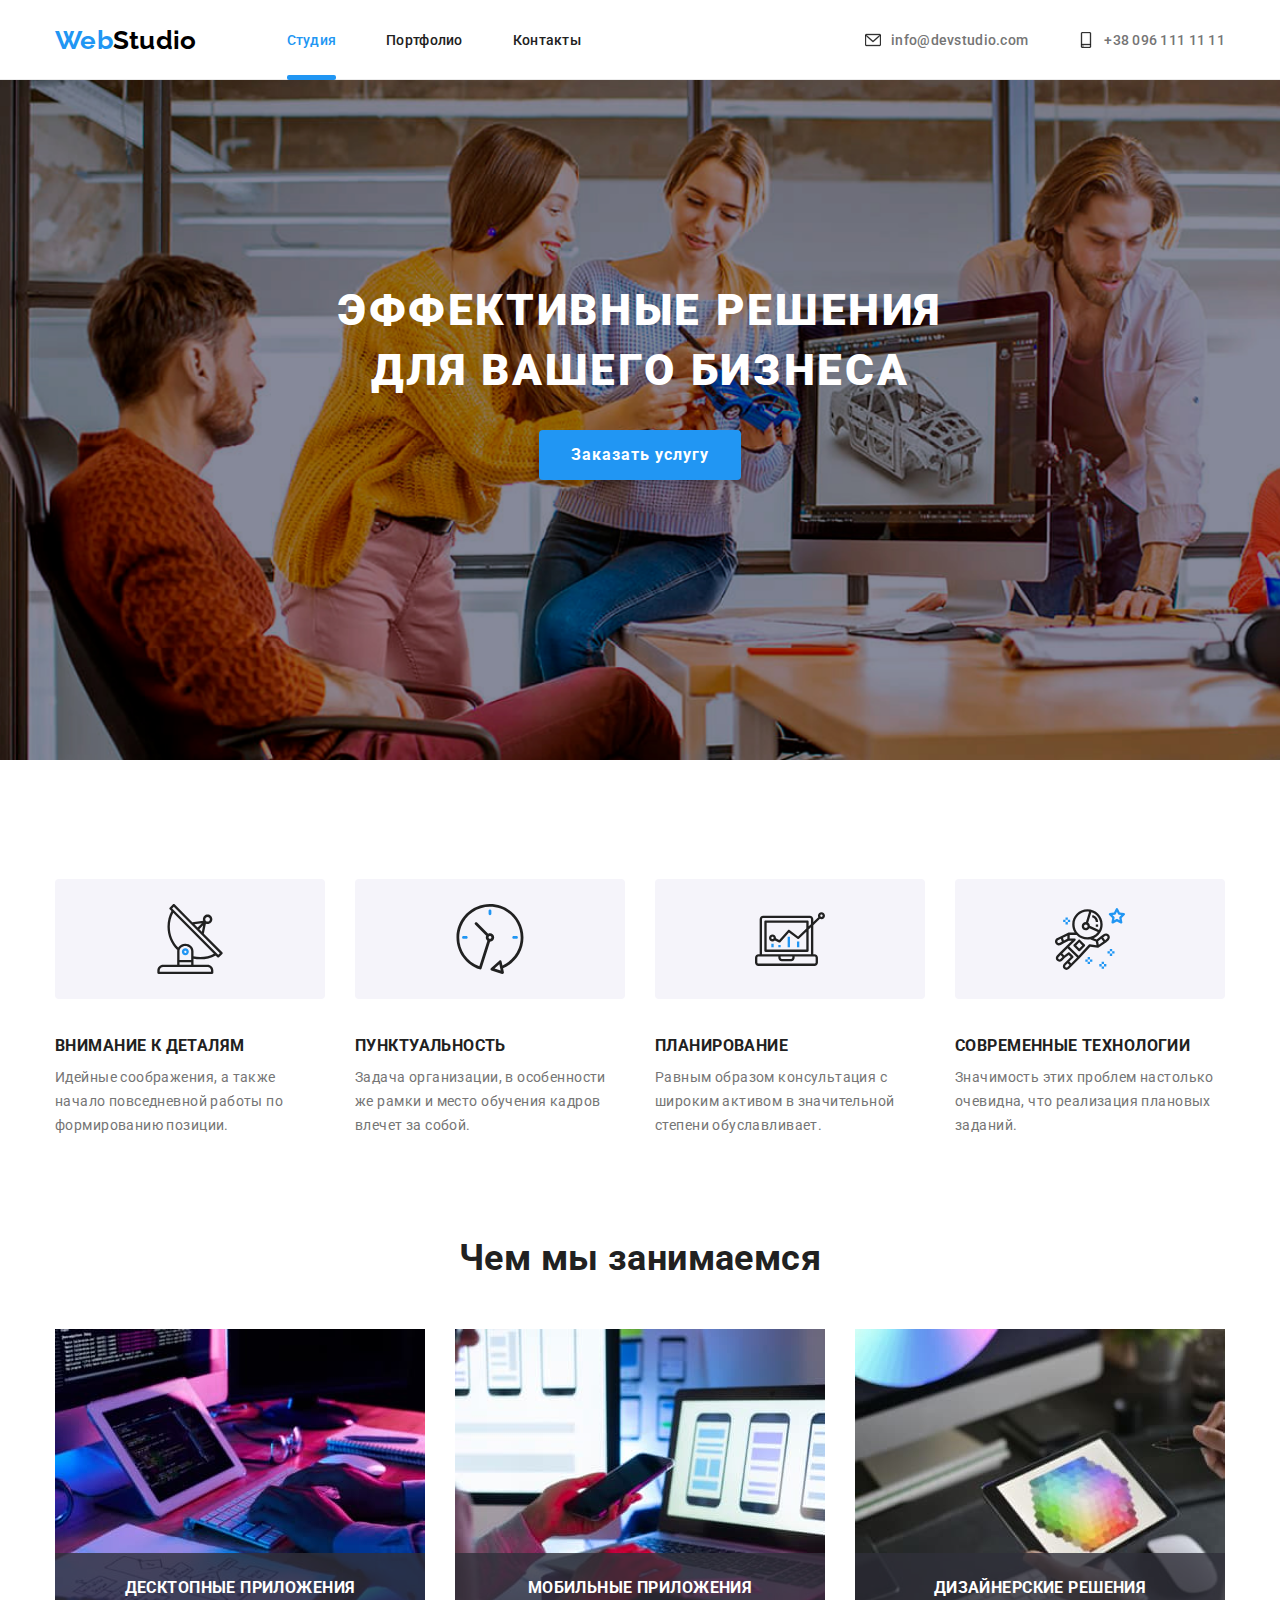
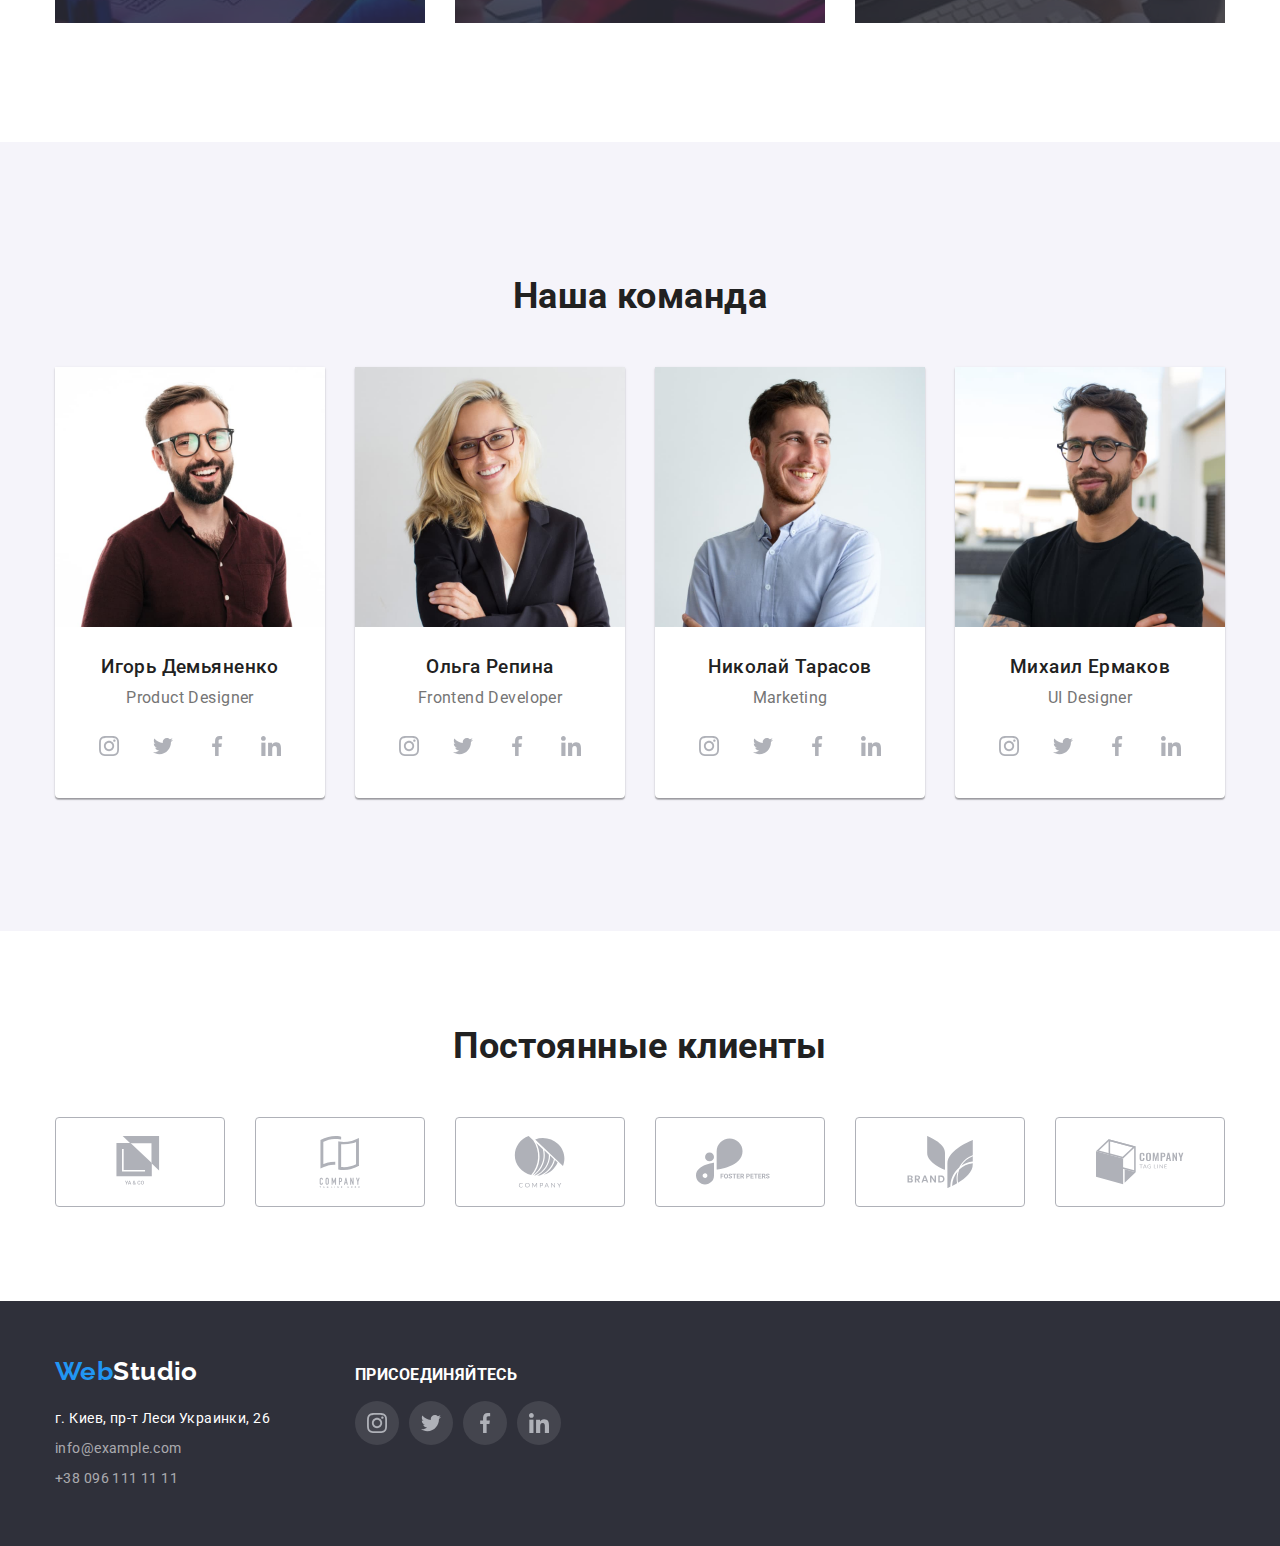
<file: index.html>
<!DOCTYPE html>
<html lang="ru">
  <head>
    <meta charset="UTF-8" />
    <meta http-equiv="X-UA-Compatible" content="IE=edge" />
    <meta name="viewport" content="width=device-width, initial-scale=1.0" />
    <title lang="en">Web Studio</title>
    <link rel="preconnect" href="https://fonts.gstatic.com" />
    <link
      href="https://fonts.googleapis.com/css2?family=Oleo+Script&family=Raleway:wght@700&family=Roboto:wght@400;500;700;900&display=swap"
      rel="stylesheet"
    />
    <link
      rel="stylesheet"
      href="https://cdnjs.cloudflare.com/ajax/libs/modern-normalize/1.0.0/modern-normalize.min.css"
    />
    <link rel="stylesheet" href="./css/style.css" />
  </head>

  <body>
    <!--header -->
    <header class="header header-line">
      <div class="container">
        <nav class="navigation">
          <a class="link logo logo-part2" href="/" lang="en">
            <span class="logo-part1">Web</span>Studio</a
          >
          <ul class="list menu header">
            <li class="menu-item">
              <a class="link menu-link current" href="./index.html">Студия</a>
            </li>
            <li class="menu-item">
              <a class="link menu-link" href="./portfolio.html">Портфолио</a>
            </li>
            <li class="menu-item">
              <a class="link menu-link" href="#contacts">Контакты</a>
            </li>
          </ul>
        </nav>

        <ul class="list header header-contacts">
          <li class="header-contacts-item">
            <a
              class="link header-contacts-link"
              href="mailto:info@devstudio.com"
            >
              <svg class="icon">
                <use href="./images/sprite.svg#icon-mail"></use>
              </svg>
              info@devstudio.com</a
            >
          </li>
          <li class="header-contacts-item">
            <a class="link header-contacts-link" href="tel:+380961111111">
              <svg class="icon">
                <use href="./images/sprite.svg#icon-phone"></use>
              </svg>
              +38 096 111 11 11</a
            >
          </li>
        </ul>
      </div>
    </header>

    <!-- main -->
    <main>
      <!--section hero-->
      <section class="hero dark-bg">
        <div class="container hero-content">
          <h1 class="page-title">Эффективные решения для вашего бизнеса</h1>
          <div class="hero-content-button">
            <button class="button" type="button" data-modal-open>
              Заказать услугу
            </button>
          </div>
        </div>
      </section>

      <section class="section">
        <div class="container">
          <h2 class="visually-hidden">Особенности</h2>
          <ul class="list grid">
            <li class="feature-item grid-item">
              <svg class="feature-icon">
                <use href="./images/sprite.svg#icon-antenna"></use>
              </svg>
              <h3 class="feature-title">Внимание к деталям</h3>
              <p class="feature-view">
                Идейные соображения, а также начало повседневной работы по
                формированию позиции.
              </p>
            </li>
            <li class="feature-item grid-item">
              <svg class="feature-icon">
                <use href="./images/sprite.svg#icon-clock"></use>
              </svg>
              <h3 class="feature-title">Пунктуальность</h3>
              <p>
                Задача организации, в особенности же рамки и место обучения
                кадров влечет за собой.
              </p>
            </li>
            <li class="feature-item grid-item">
              <svg class="feature-icon">
                <use href="./images/sprite.svg#icon-diagram"></use>
              </svg>
              <h3 class="feature-title">Планирование</h3>
              <p>
                Равным образом консультация с широким активом в значительной
                степени обуславливает.
              </p>
            </li>
            <li class="feature-item grid-item">
              <svg class="feature-icon">
                <use href="./images/sprite.svg#icon-astronaut"></use>
              </svg>
              <h3 class="feature-title">Современные технологии</h3>
              <p>
                Значимость этих проблем настолько очевидна, что реализация
                плановых заданий.
              </p>
            </li>
          </ul>
        </div>
      </section>

      <section class="section">
        <div class="container">
          <h2 class="section-title">Чем мы занимаемся</h2>
          <ul class="list grid">
            <li class="grid-item gallery-item">
              <img
                src="./images/jobs/box_1.jpg"
                alt="programer_working"
                width="370"
              />
              <div class="gallery-thumb">
                <h3 class="gallery-thumb-item">Десктопные приложения</h3>
              </div>
            </li>

            <li class="grid-item gallery-item">
              <img src="./images/jobs/box_2.jpg" alt="developer" width="370" />
              <div class="gallery-thumb">
                <h3 class="gallery-thumb-item">Мобильные приложения</h3>
              </div>
            </li>
            <li class="grid-item gallery-item">
              <img src="./images/jobs/box_3.jpg" alt="web_design" width="370" />
              <div class="gallery-thumb">
                <h3 class="gallery-thumb-item">Дизайнерские решения</h3>
              </div>
            </li>
          </ul>
        </div>
      </section>

      <section class="section team-bg-color">
        <figure class="container">
          <figcaption><h2 class="section-title">Наша команда</h2></figcaption>
          <ul class="list grid">
            <li class="team grid-item">
              <img src="./images/team/img_1.jpg" alt="photo1" width="270" />
              <div class="team-member">
                <h3 class="team-title">Игорь Демьяненко</h3>
                <p lang="en">Product Designer</p>
                <ul class="list social-icons">
                  <li class="social-icons-item">
                    <a
                      href=""
                      class="social-icons-link"
                      target="_blank"
                      rel="noopener noreferrer"
                    >
                      <svg class="icon">
                        <use href="./images/sprite.svg#icon-instagram"></use>
                      </svg>
                    </a>
                  </li>
                  <li class="social-icons-item">
                    <a
                      href=""
                      class="social-icons-link"
                      target="_blank"
                      rel="noopener noreferrer"
                    >
                      <svg class="icon">
                        <use href="./images/sprite.svg#icon-twitter"></use>
                      </svg>
                    </a>
                  </li>
                  <li class="social-icons-item">
                    <a
                      href=""
                      class="social-icons-link"
                      target="_blank"
                      rel="noopener noreferrer"
                    >
                      <svg class="icon">
                        <use href="./images/sprite.svg#icon-facebook"></use>
                      </svg>
                    </a>
                  </li>
                  <li class="social-icons-item">
                    <a
                      href=""
                      class="social-icons-link"
                      target="_blank"
                      rel="noopener noreferrer"
                    >
                      <svg class="icon">
                        <use href="./images/sprite.svg#icon-linkedin"></use>
                      </svg>
                    </a>
                  </li>
                </ul>
              </div>
            </li>
            <li class="team grid-item">
              <img src="./images/team/img_2.jpg" alt="photo2" width="270" />
              <div class="team-member">
                <h3 class="team-title">Ольга Репина</h3>
                <p lang="en">Frontend Developer</p>
                <ul class="list social-icons">
                  <li class="social-icons-item">
                    <a
                      href=""
                      class="social-icons-link"
                      target="_blank"
                      rel="noopener noreferrer"
                    >
                      <svg class="icon">
                        <use href="./images/sprite.svg#icon-instagram"></use>
                      </svg>
                    </a>
                  </li>
                  <li class="social-icons-item">
                    <a
                      href=""
                      class="social-icons-link"
                      target="_blank"
                      rel="noopener noreferrer"
                    >
                      <svg class="icon">
                        <use href="./images/sprite.svg#icon-twitter"></use>
                      </svg>
                    </a>
                  </li>
                  <li class="social-icons-item">
                    <a
                      href=""
                      class="social-icons-link"
                      target="_blank"
                      rel="noopener noreferrer"
                    >
                      <svg class="icon">
                        <use href="./images/sprite.svg#icon-facebook"></use>
                      </svg>
                    </a>
                  </li>
                  <li class="social-icons-item">
                    <a
                      href=""
                      class="social-icons-link"
                      target="_blank"
                      rel="noopener noreferrer"
                    >
                      <svg class="icon">
                        <use href="./images/sprite.svg#icon-linkedin"></use>
                      </svg>
                    </a>
                  </li>
                </ul>
              </div>
            </li>
            <li class="team grid-item">
              <img src="./images/team/img_3.jpg" alt="photo3" width="270" />
              <div class="team-member">
                <h3 class="team-title">Николай Тарасов</h3>
                <p lang="en">Marketing</p>
                <ul class="list social-icons">
                  <li class="social-icons-item">
                    <a
                      href=""
                      class="social-icons-link"
                      target="_blank"
                      rel="noopener noreferrer"
                    >
                      <svg class="icon">
                        <use href="./images/sprite.svg#icon-instagram"></use>
                      </svg>
                    </a>
                  </li>
                  <li class="social-icons-item">
                    <a
                      href=""
                      class="social-icons-link"
                      target="_blank"
                      rel="noopener noreferrer"
                    >
                      <svg class="icon">
                        <use href="./images/sprite.svg#icon-twitter"></use>
                      </svg>
                    </a>
                  </li>
                  <li class="social-icons-item">
                    <a
                      href=""
                      class="social-icons-link"
                      target="_blank"
                      rel="noopener noreferrer"
                    >
                      <svg class="icon">
                        <use href="./images/sprite.svg#icon-facebook"></use>
                      </svg>
                    </a>
                  </li>
                  <li class="social-icons-item">
                    <a
                      href=""
                      class="social-icons-link"
                      target="_blank"
                      rel="noopener noreferrer"
                    >
                      <svg class="icon">
                        <use href="./images/sprite.svg#icon-linkedin"></use>
                      </svg>
                    </a>
                  </li>
                </ul>
              </div>
            </li>
            <li class="team grid-item">
              <img src="./images/team/img_4.jpg" alt="photo4" width="270" />
              <div class="team-member">
                <h3 class="team-title">Михаил Ермаков</h3>
                <p lang="en">UI Designer</p>
                <ul class="list social-icons">
                  <li class="social-icons-item">
                    <a
                      href=""
                      class="social-icons-link"
                      target="_blank"
                      rel="noopener noreferrer"
                    >
                      <svg class="icon">
                        <use href="./images/sprite.svg#icon-instagram"></use>
                      </svg>
                    </a>
                  </li>
                  <li class="social-icons-item">
                    <a
                      href=""
                      class="social-icons-link"
                      target="_blank"
                      rel="noopener noreferrer"
                    >
                      <svg class="icon">
                        <use href="./images/sprite.svg#icon-twitter"></use>
                      </svg>
                    </a>
                  </li>
                  <li class="social-icons-item">
                    <a
                      href=""
                      class="social-icons-link"
                      target="_blank"
                      rel="noopener noreferrer"
                    >
                      <svg class="icon">
                        <use href="./images/sprite.svg#icon-facebook"></use>
                      </svg>
                    </a>
                  </li>
                  <li class="social-icons-item">
                    <a
                      href=""
                      class="social-icons-link"
                      target="_blank"
                      rel="noopener noreferrer"
                    >
                      <svg class="icon">
                        <use href="./images/sprite.svg#icon-linkedin"></use>
                      </svg>
                    </a>
                  </li>
                </ul>
              </div>
            </li>
          </ul>
        </figure>
      </section>

      <section class="section">
        <div class="container clients">
          <h2 class="section-title">Постоянные клиенты</h2>
          <ul class="list grid">
            <li class="clients-item grid-item">
              <a
                href=""
                class="clients-icons-link"
                target="_blank"
                rel="noopener noreferrer"
              >
                <svg class="icon">
                  <use href="./images/sprite.svg#icon-client-1"></use>
                </svg>
              </a>
            </li>
            <li class="clients-item grid-item">
              <a
                href=""
                class="clients-icons-link"
                target="_blank"
                rel="noopener noreferrer"
              >
                <svg class="icon">
                  <use href="./images/sprite.svg#icon-client-2"></use>
                </svg>
              </a>
            </li>
            <li class="clients-item grid-item">
              <a
                href=""
                class="clients-icons-link"
                target="_blank"
                rel="noopener noreferrer"
              >
                <svg class="icon">
                  <use href="./images/sprite.svg#icon-client-3"></use>
                </svg>
              </a>
            </li>
            <li class="clients-item grid-item">
              <a
                href=""
                class="clients-icons-link"
                target="_blank"
                rel="noopener noreferrer"
              >
                <svg class="icon">
                  <use href="./images/sprite.svg#icon-client-4"></use>
                </svg>
              </a>
            </li>
            <li class="clients-item grid-item">
              <a
                href=""
                class="clients-icons-link"
                target="_blank"
                rel="noopener noreferrer"
              >
                <svg class="icon">
                  <use href="./images/sprite.svg#icon-client-5"></use>
                </svg>
              </a>
            </li>
            <li class="clients-item grid-item">
              <a
                href=""
                class="clients-icons-link"
                target="_blank"
                rel="noopener noreferrer"
              >
                <svg class="icon">
                  <use href="./images/sprite.svg#icon-client-6"></use>
                </svg>
              </a>
            </li>
          </ul>
        </div>
      </section>
    </main>

    <!-- footer-->
    <footer class="dark-bg">
      <div class="container" id="contacts">
        <ul class="list grid">
          <li class="grid-item">
            <div class="footer-container-address">
              <a class="link logo" href="/" lang="en"
                ><span class="logo-part1">Web</span>Studio</a
              >
              <address class="footer-address">
                <ul class="list">
                  <li class="footer-contacts-item">
                    <a
                      class="link"
                      href="https://goo.gl/maps/h1MNrULQTxqJ9o7u8"
                      target="_blank"
                      rel="noopener noreferrer nofollow"
                    >
                      г. Киев, пр-т Леси Украинки, 26
                    </a>
                  </li>
                  <li class="footer-contacts-item footer-contacts">
                    <a class="link" href="mailto:info@example.com">
                      info@example.com
                    </a>
                  </li>
                  <li class="footer-contacts-item footer-contacts">
                    <a class="link" href="tel:+380961111111">
                      +38 096 111 11 11
                    </a>
                  </li>
                </ul>
              </address>
            </div>
          </li>
          <li class="grid-item">
            <div class="footer-container-social">
              <h3 class="footer-social-title">присоединяйтесь</h3>
              <div class="foter-social">
                <ul class="list social-icons">
                  <li class="social-icons-item">
                    <a
                      href=""
                      class="social-icons-link"
                      target="_blank"
                      rel="noopener noreferrer"
                    >
                      <svg class="icon">
                        <use href="./images/sprite.svg#icon-instagram"></use>
                      </svg>
                    </a>
                  </li>
                  <li class="social-icons-item">
                    <a
                      href=""
                      class="social-icons-link"
                      target="_blank"
                      rel="noopener noreferrer"
                    >
                      <svg class="icon">
                        <use href="./images/sprite.svg#icon-twitter"></use>
                      </svg>
                    </a>
                  </li>
                  <li class="social-icons-item">
                    <a
                      href=""
                      class="social-icons-link"
                      target="_blank"
                      rel="noopener noreferrer"
                    >
                      <svg class="icon">
                        <use href="./images/sprite.svg#icon-facebook"></use>
                      </svg>
                    </a>
                  </li>
                  <li class="social-icons-item">
                    <a
                      href=""
                      class="social-icons-link"
                      target="_blank"
                      rel="noopener noreferrer"
                    >
                      <svg class="icon">
                        <use href="./images/sprite.svg#icon-linkedin"></use>
                      </svg>
                    </a>
                  </li>
                </ul>
              </div>
            </div>
          </li>
        </ul>
      </div>
    </footer>
    <div class="backdrop is-hidden" data-modal>
      <div class="modal">
        <button class="btn-close" data-modal-close>X</button>
        <p class="modal-title">Заказать услугу</p>
      </div>
    </div>
    <script src="./js/modal.js"></script>
  </body>
</html>
</file>
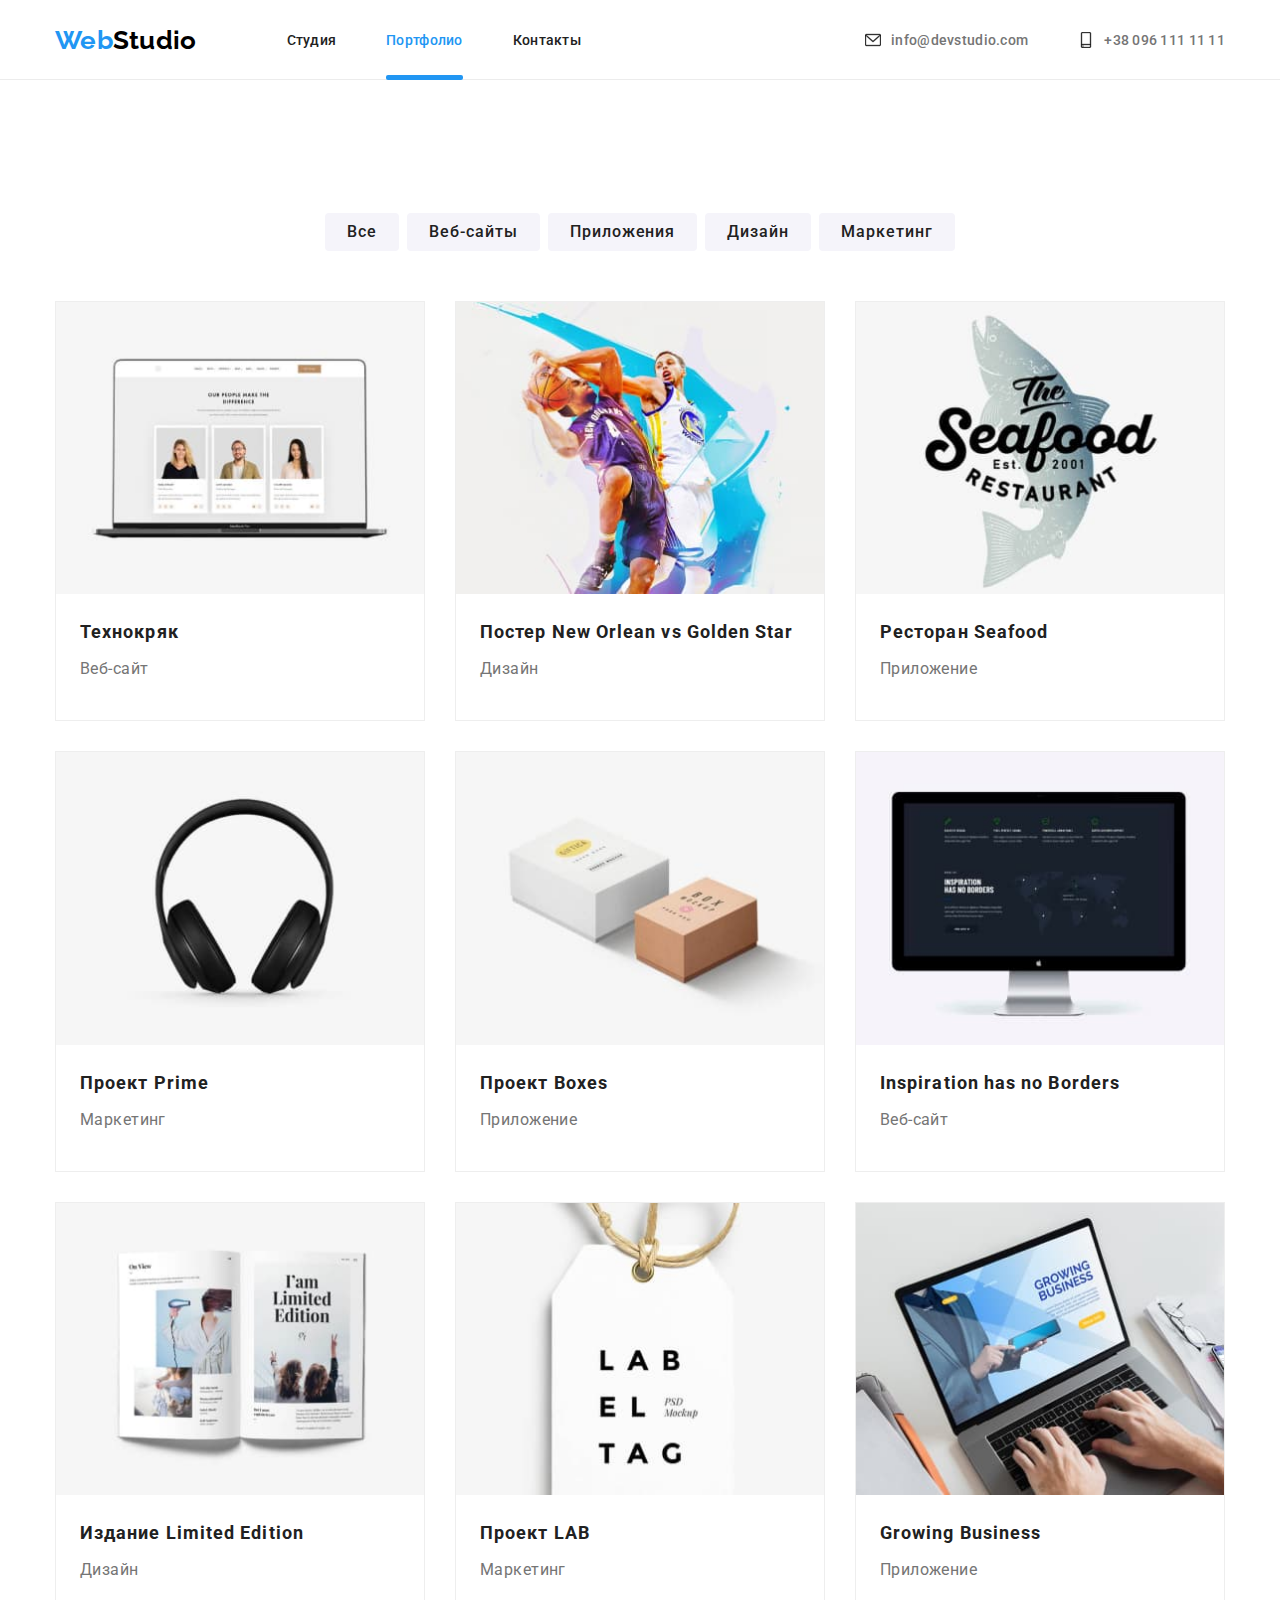
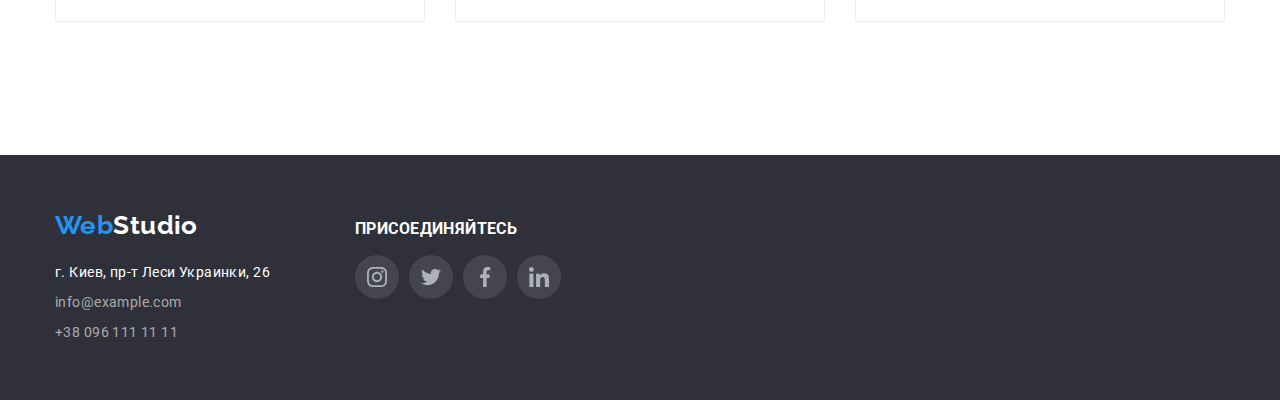
<file: portfolio.html>
<!DOCTYPE html>
<html lang="en">
  <head>
    <meta charset="UTF-8" />
    <meta http-equiv="X-UA-Compatible" content="IE=edge" />
    <meta name="viewport" content="width=device-width, initial-scale=1.0" />
    <title>Protfolio</title>
    <link rel="preconnect" href="https://fonts.gstatic.com" />
    <link
      href="https://fonts.googleapis.com/css2?family=Oleo+Script&family=Raleway:wght@700&family=Roboto:wght@400;500;700;900&display=swap"
      rel="stylesheet"
    />
    <link
      rel="stylesheet"
      href="https://cdnjs.cloudflare.com/ajax/libs/modern-normalize/1.0.0/modern-normalize.min.css"
    />
    <link rel="stylesheet" href="./css/style.css" />
  </head>
  <body>
    <!--header -->
    <header class="header header-line">
      <div class="container">
        <nav class="navigation">
          <a class="link logo logo-part2" href="/" lang="en">
            <span class="logo-part1">Web</span>Studio</a
          >
          <ul class="list menu header">
            <li class="menu-item">
              <a class="link menu-link" href="./index.html">Студия</a>
            </li>
            <li class="menu-item">
              <a class="link menu-link current" href="./portfolio.html"
                >Портфолио</a
              >
            </li>
            <li class="menu-item">
              <a class="link menu-link" href="#contacts">Контакты</a>
            </li>
          </ul>
        </nav>

        <ul class="list header header-contacts">
          <li class="header-contacts-item">
            <a
              class="link header-contacts-link"
              href="mailto:info@devstudio.com"
            >
              <svg class="icon">
                <use href="./images/sprite.svg#icon-mail"></use>
              </svg>
              info@devstudio.com</a
            >
          </li>
          <li class="header-contacts-item">
            <a class="link header-contacts-link" href="tel:+380961111111">
              <svg class="icon">
                <use href="./images/sprite.svg#icon-phone"></use>
              </svg>
              +38 096 111 11 11</a
            >
          </li>
        </ul>
      </div>
    </header>
    <!--main-->
    <main>
      <section class="section">
        <figure class="container">
          <figcaption><h1 class="visually-hidden">Projects</h1></figcaption>
          <div class="filter-content">
            <button
              class="button-filter button-filter-item button-filter-link"
              type="button"
            >
              Все
            </button>
            <button
              class="button-filter button-filter-item button-filter-link"
              type="button"
            >
              Веб-сайты
            </button>
            <button
              class="button-filter button-filter-item button-filter-link"
              type="button"
            >
              Приложения
            </button>
            <button
              class="button-filter button-filter-item button-filter-link"
              type="button"
            >
              Дизайн
            </button>
            <button
              class="button-filter button-filter-item button-filter-link"
              type="button"
            >
              Маркетинг
            </button>
          </div>
          <ul class="list grid">
            <li class="grid-item projects projects-bg">
              <div class="projects-thumb">
                <img src="./images/projects/img1.jpg" alt="img1" width="270" />
                <div class="projects-overlay">
                  <p>
                    Технокряк это современная площадка распространения
                    коронавируса. Компании используют эту платформу для
                    цифрового шпионажа и атак на защищённые сервера конкурентов.
                  </p>
                </div>
              </div>
              <div class="projects-item">
                <h2 class="projects-title">Технокряк</h2>
                <p>Веб-сайт</p>
              </div>
            </li>
            <li class="grid-item projects projects-bg">
              <div class="projects-thumb">
                <img src="./images/projects/img2.jpg" alt="img2" width="270" />
                <div class="projects-overlay">
                  <p>
                    Технокряк это современная площадка распространения
                    коронавируса. Компании используют эту платформу для
                    цифрового шпионажа и атак на защищённые сервера конкурентов.
                  </p>
                </div>
              </div>
              <div class="projects-item">
                <h2 class="projects-title" lang="en">
                  Постер New Orlean vs Golden Star
                </h2>
                <p>Дизайн</p>
              </div>
            </li>
            <li class="grid-item projects projects-bg">
              <div class="projects-thumb">
                <img src="./images/projects/img3.jpg" alt="img3" width="270" />
                <div class="projects-overlay">
                  <p>
                    Технокряк это современная площадка распространения
                    коронавируса. Компании используют эту платформу для
                    цифрового шпионажа и атак на защищённые сервера конкурентов.
                  </p>
                </div>
              </div>
              <div class="projects-item">
                <h2 class="projects-title" lang="en">Ресторан Seafood</h2>
                <p>Приложение</p>
              </div>
            </li>
            <li class="grid-item projects projects-bg">
              <div class="projects-thumb">
                <img src="./images/projects/img4.jpg" alt="img4" width="270" />
                <div class="projects-overlay">
                  <p>
                    Технокряк это современная площадка распространения
                    коронавируса. Компании используют эту платформу для
                    цифрового шпионажа и атак на защищённые сервера конкурентов.
                  </p>
                </div>
              </div>
              <div class="projects-item">
                <h2 class="projects-title" lang="en">Проект Prime</h2>
                <p>Маркетинг</p>
              </div>
            </li>
            <li class="grid-item projects projects-bg">
              <div class="projects-thumb">
                <img src="./images/projects/img5.jpg" alt="img5" width="270" />
                <div class="projects-overlay">
                  <p>
                    Технокряк это современная площадка распространения
                    коронавируса. Компании используют эту платформу для
                    цифрового шпионажа и атак на защищённые сервера конкурентов.
                  </p>
                </div>
              </div>
              <div class="projects-item">
                <h2 class="projects-title" lang="en">Проект Boxes</h2>
                <p>Приложение</p>
              </div>
            </li>
            <li class="grid-item projects projects-bg">
              <div class="projects-thumb">
                <img src="./images/projects/img6.jpg" alt="img6" width="270" />
                <div class="projects-overlay">
                  <p>
                    Технокряк это современная площадка распространения
                    коронавируса. Компании используют эту платформу для
                    цифрового шпионажа и атак на защищённые сервера конкурентов.
                  </p>
                </div>
              </div>
              <div class="projects-item">
                <h2 class="projects-title" lang="en">
                  Inspiration has no Borders
                </h2>
                <p>Веб-сайт</p>
              </div>
            </li>
            <li class="grid-item projects projects-bg">
              <div class="projects-thumb">
                <img src="./images/projects/img7.jpg" alt="img7" width="270" />
                <div class="projects-overlay">
                  <p>
                    Технокряк это современная площадка распространения
                    коронавируса. Компании используют эту платформу для
                    цифрового шпионажа и атак на защищённые сервера конкурентов.
                  </p>
                </div>
              </div>
              <div class="projects-item">
                <h2 class="projects-title" lang="en">
                  Издание Limited Edition
                </h2>
                <p>Дизайн</p>
              </div>
            </li>
            <li class="grid-item projects projects-bg">
              <div class="projects-thumb">
                <img src="./images/projects/img8.jpg" alt="img8" width="270" />
                <div class="projects-overlay">
                  <p>
                    Технокряк это современная площадка распространения
                    коронавируса. Компании используют эту платформу для
                    цифрового шпионажа и атак на защищённые сервера конкурентов.
                  </p>
                </div>
              </div>
              <div class="projects-item">
                <h2 class="projects-title" lang="en">Проект LAB</h2>
                <p>Маркетинг</p>
              </div>
            </li>
            <li class="grid-item projects projects-bg">
              <div class="projects-thumb">
                <img src="./images/projects/img9.jpg" alt="img9" width="270" />
                <div class="projects-overlay">
                  <p>
                    Технокряк это современная площадка распространения
                    коронавируса. Компании используют эту платформу для
                    цифрового шпионажа и атак на защищённые сервера конкурентов.
                  </p>
                </div>
              </div>
              <div class="projects-item">
                <h2 class="projects-title" lang="en">Growing Business</h2>
                <p>Приложение</p>
              </div>
            </li>
          </ul>
        </figure>
      </section>
    </main>
    <!-- footer-->
    <footer class="dark-bg">
      <div class="container" id="contacts">
        <ul class="list grid">
          <li class="grid-item">
            <div class="footer-container-address">
              <a class="link logo" href="/" lang="en"
                ><span class="logo-part1">Web</span>Studio</a
              >
              <address class="footer-address">
                <ul class="list">
                  <li class="footer-contacts-item">
                    <a
                      class="link"
                      href="https://goo.gl/maps/h1MNrULQTxqJ9o7u8"
                      target="_blank"
                      rel="noopener noreferrer nofollow"
                    >
                      г. Киев, пр-т Леси Украинки, 26
                    </a>
                  </li>
                  <li class="footer-contacts-item footer-contacts">
                    <a class="link" href="mailto:info@example.com">
                      info@example.com
                    </a>
                  </li>
                  <li class="footer-contacts-item footer-contacts">
                    <a class="link" href="tel:+380961111111">
                      +38 096 111 11 11
                    </a>
                  </li>
                </ul>
              </address>
            </div>
          </li>
          <li class="grid-item">
            <div class="footer-container-social">
              <h3 class="footer-social-title">присоединяйтесь</h3>
              <div class="foter-social">
                <ul class="list social-icons">
                  <li class="social-icons-item">
                    <a
                      href=""
                      class="social-icons-link"
                      target="_blank"
                      rel="noopener noreferrer"
                    >
                      <svg class="icon">
                        <use href="./images/sprite.svg#icon-instagram"></use>
                      </svg>
                    </a>
                  </li>
                  <li class="social-icons-item">
                    <a
                      href=""
                      class="social-icons-link"
                      target="_blank"
                      rel="noopener noreferrer"
                    >
                      <svg class="icon">
                        <use href="./images/sprite.svg#icon-twitter"></use>
                      </svg>
                    </a>
                  </li>
                  <li class="social-icons-item">
                    <a
                      href=""
                      class="social-icons-link"
                      target="_blank"
                      rel="noopener noreferrer"
                    >
                      <svg class="icon">
                        <use href="./images/sprite.svg#icon-facebook"></use>
                      </svg>
                    </a>
                  </li>
                  <li class="social-icons-item">
                    <a
                      href=""
                      class="social-icons-link"
                      target="_blank"
                      rel="noopener noreferrer"
                    >
                      <svg class="icon">
                        <use href="./images/sprite.svg#icon-linkedin"></use>
                      </svg>
                    </a>
                  </li>
                </ul>
              </div>
            </div>
          </li>
        </ul>
      </div>
    </footer>
  </body>
</html>
</file>
<file: css/style.css>
:root {
  --main-text-color: #757575;
  --title-color: #212121;
  --dark-bg-text-color: #ffffff;
  --accent-color: #2196f3;
  --logo-text-color: #000000;
  --dark-bg-color: #2f303a;
  --light-bg-color: #f5f4fa;
  --bg-color: #e5e5e5;
  --grid-item: 4;
  --social-icon: #afb1b8;

  --animation: 250ms cubic-bezier(0.4, 0, 0.2, 1);
}
html {
  box-sizing: border-box;
}
*,
*::before,
*::after {
  box-sizing: inherit;
}
body {
  font-family: "Roboto", sans-serif;
  font-size: 14px;
  line-height: 1.714;
  letter-spacing: 0.03em;
  color: var(--main-text-color);
}
h1,
h2,
h3,
h4,
h5,
p {
  margin-top: 0;
}
img {
  display: block;
  min-width: 100%;
  height: auto;
}
address {
  font-style: normal;
}
.visually-hidden {
  position: absolute !important;
  clip: rect(1px 1px 1px 1px);
  clip: rect(1px, 1px, 1px, 1px);
  padding: 0 !important;
  border: 0 !important;
  height: 1px !important;
  width: 1px !important;
  overflow: hidden;
}

.link {
  text-decoration: none;
  color: inherit;
  transition: color var(--animation);
}
.link:hover,
.link:focus,
.logo-part1,
.current {
  color: var(--accent-color);
}
.list {
  margin-top: 0;
  margin-bottom: 0;
  padding-left: 0;
  list-style: none;
}
.container {
  /* min-width: 100vh; */
  width: 1200px;
  padding-right: 15px;
  padding-left: 15px;
  padding-top: 25px;
  padding-bottom: 25px;
  margin-right: auto;
  margin-left: auto;
  /* background-color: aquamarine; */
}
.grid {
  display: flex;
  flex-wrap: wrap;
  margin-left: -30px;
  margin-top: -30px;
}
.grid-item {
  flex-basis: calc((100% - 30px * var(--grid-item)) / var(--grid-item));
  margin-left: 30px;
  margin-top: 30px;
}

.button {
  min-width: 200px;
  padding: 10px 32px;
  font-weight: 700;
  font-size: 16px;
  line-height: 1.875;
  display: flex;
  align-items: center;
  text-align: center;
  letter-spacing: 0.06em;
  color: var(--dark-bg-text-color);
  background-color: var(--accent-color);
  box-shadow: 0px 4px 4px rgba(0, 0, 0, 0.15);
  border: none;
  border-radius: 4px;
  cursor: pointer;
  transition: var(--animation);
}

.page-title {
  font-weight: 900;
  font-size: 44px;
  line-height: 1.364;
  text-align: center;
  letter-spacing: 0.06em;
  text-transform: uppercase;
  margin-bottom: 30px;
}
.section-title {
  font-weight: 700;
  font-size: 36px;
  line-height: 1.167;
  text-align: center;
  margin-bottom: 50px;
}
.section {
  padding-top: 94px;
  padding-bottom: 94px;
}
.section-title,
.header,
.feature-title,
.team-title,
.projets-title {
  color: var(--title-color);
}
.header {
  max-height: 80px;
  font-weight: 500;
  line-height: 1.143;
  letter-spacing: 0.02em;
}
.header-line {
  border-bottom: 1px solid #ececec;
}
.logo {
  font-family: "Raleway", sans-serif;
  font-weight: 700;
  font-size: 26px;
  line-height: 1.192;
  display: flex;
}
.logo-part2 {
  color: var(--logo-text-color);
}
.header .logo {
  margin-right: 90px;
}
.navigation {
  display: flex;
  align-items: center;
  margin-right: auto;
}
.menu {
  display: inline-flex;
}
.menu-link {
  position: relative;
}
.current::after {
  content: "";
  position: absolute;
  bottom: -32px;
  left: 0;
  width: 100%;
  height: 5px;
  background-color: var(--accent-color);
  border-radius: 2px;
}

.menu-item:not(:last-child) {
  margin-right: 50px;
}
.header .container {
  display: flex;
  align-items: center;
  justify-content: flex-end;
}
.header-contacts {
  color: var(--main-text-color);
  display: inline-flex;
}
.header-contacts-item:not(:last-child) {
  margin-right: 50px;
}
.header-contacts-link {
  display: flex;
  align-items: center;
}
.header-contacts-link .icon {
  width: 16px;
  height: 16px;
  margin-right: 10px;
  stroke: currentColor;
  transition: fill var(--animation);
}
.header-contacts-link:hover .icon,
.header-contacts-link:focus .icon {
  fill: var(--accent-color);
  stroke: currentColor;
}

.hero {
  /* min-height: 100vh; */
  max-width: 1600px;
  display: flex;
  align-items: center;
  justify-content: center;
  background: rgba(47, 48, 58, 0.4);
  background-image: url(../images/hero/bg.png);
  background-repeat: no-repeat;
  background-size: cover;
}
.hero-content {
  max-width: 700px;
  /* margin-top: 200px;
  margin-bottom: 200px; */
  padding-top: 200px;
  padding-bottom: 280px;
}
.hero-content-button {
  display: flex;
  justify-content: center;
  margin-top: 30px;
}
.dark-bg {
  background-color: var(--dark-bg-color);
  color: var(--dark-bg-text-color);
}

.feature-icon {
  width: 70px;
  height: 70px;
  margin: 25px 100px;
}
.feature-item,
.feature-icon::before {
  content: "";
  display: block;
  width: 270px;
  height: 120px;
  background-color: var(--light-bg-color);
  border-radius: 4px;
}
.feature-title {
  margin-top: 30px;
  margin-bottom: 10px;
  font-weight: 700;
  line-height: 1.143;
  text-transform: uppercase;
}
.feature-view {
  margin-bottom: 0;
}

.gallery-item {
  --grid-item: 3;
  position: relative;
}
.gallery-thumb {
  position: absolute;
  bottom: 0;
  left: 0;
  content: "";
  width: 100%;
  height: 70px;
  background-color: rgba(47, 48, 58, 0.8);
}
.gallery-thumb-item {
  position: absolute;
  width: 100%;
  top: 50%;
  left: 50%;
  transform: translate(-50%, -50%);
  text-align: center;
  text-transform: uppercase;
  color: var(--dark-bg-text-color);
}
.team {
  --grid-item: 4;
  font-size: 16px;
  line-height: 1.172;
  text-align: center;
  background-color: var(--dark-bg-text-color);
  box-shadow: 0px 1px 3px rgba(0, 0, 0, 0.12), 0px 1px 1px rgba(0, 0, 0, 0.14),
    0px 2px 1px rgba(0, 0, 0, 0.2);
  border-radius: 0px 0px 4px 4px;
}
.team-member {
  margin-top: 30px;
  margin-bottom: 30px;
}
.team-title {
  font-weight: 500;
  margin-bottom: 10px;
}

.team-bg-color {
  background-color: var(--light-bg-color);
}

.social-icons {
  display: inline-flex;
}

.social-icons-item + .social-icons-item {
  margin-left: 10px;
}

.social-icons-link {
  display: flex;
  justify-content: center;
  align-items: center;
  width: 44px;
  height: 44px;
  border-radius: 50%;
  background: rgba(255, 255, 255, 0.1);
  transition: background-color var(--animation);
}
.social-icons .icon {
  width: 20px;
  height: 20px;
  fill: var(--social-icon);
  /* transition: fill var(--animation); */
}

.social-icons-link:hover .icon,
.social-icons-link:focus .icon {
  fill: var(--dark-bg-text-color);
}
.social-icons-link:hover,
.social-icons-link:focus {
  background-color: var(--accent-color);
}

.clients {
  padding-top: 0;
  padding-bottom: 0;
}
.clients-item {
  --grid-item: 6;
}
.clients-icons-link {
  display: flex;
  justify-content: center;
  align-items: center;
  width: 170px;
  height: 90px;
  border-radius: 4px;
  border: 1px solid var(--social-icon);
  box-sizing: border-box;
  transition: border var(--animation);
}
.clients-icons-link:hover,
.clients-icons-link:focus {
  border: 1px solid var(--accent-color);
}
.clients-icons-link .icon {
  width: 88px;
  height: 52px;
  fill: var(--social-icon);
  transition: fill var(--animation);
}
.clients-icons-link:hover .icon,
.clients-icons-link:focus .icon {
  fill: var(--accent-color);
}

.footer-container-address {
  --grid-item: 4;
  display: inline-block;
  padding-top: 30px;
  padding-bottom: 30px;
}
.footer-address {
  display: flex;
  margin-top: 20px;
}
.footer-contacts {
  color: rgba(255, 255, 255, 0.6);
}
.footer-contacts-item:not(:last-child) {
  height: 20px;
  margin-bottom: 10px;
}

.footer-container-social {
  padding-top: 40px;
}
.footer-social-title {
  font-weight: 700;
  line-height: 1.143;
  text-transform: uppercase;
  color: var(--dark-bg-text-color);
}
.footer-social {
  margin-top: 20px;
}

.projects {
  --grid-item: 3;
  font-size: 16px;
  line-height: 1.875;
}
.projects-title {
  margin-bottom: 4px;
  font-weight: 700;
  font-size: 18px;
  line-height: 2;
  letter-spacing: 0.06em;
  color: var(--title-color);
}
.projects-bg {
  background: var(--dark-bg-text-color);
  border: 1px solid #eeeeee;
  box-sizing: border-box;
  transition: box-shadow var(--animation);
}
.projects-bg:hover,
.projects-bg:focus {
  box-shadow: 0px 1px 1px rgba(0, 0, 0, 0.12), 0px 4px 4px rgba(0, 0, 0, 0.06),
    1px 4px 6px rgba(0, 0, 0, 0.16);
}

.projects-thumb {
  position: relative;
  overflow: hidden;
}

.projects-thumb::before {
  display: inline-block;
  content: "";
  position: absolute;
  top: 0;
  left: 0;
  width: 100%;
  height: 100%;
  background-color: rgba(33, 150, 243, 0.9);
  opacity: 0;
  transform: translateY(100%);
  transition: transform var(--animation);
}
.projects-overlay {
  font-weight: 400;
  font-size: 18px;
  line-height: 1.78;
  color: var(--dark-bg-text-color);
  display: flex;
  justify-content: center;
  align-items: center;
  position: absolute;
  top: 0;
  left: 0;
  width: 100%;
  height: 100%;
  opacity: 0;
  padding: 0 24px;
  transform: translateY(100%);
  transition: transform var(--animation);
}
.projects-item {
  padding: 20px 24px;
}
.projects-bg:hover .projects-thumb::before {
  transform: translateY(0);
  opacity: 1;
}
.projects-bg:hover .projects-overlay {
  transform: translateY(0);
  opacity: 1;
}

.filter-content {
  display: flex;
  justify-content: center;
  padding-bottom: 50px;
}
.button-filter {
  width: auto;
  padding: 6px 22px;
  font-weight: 500;
  font-size: 16px;
  line-height: 1.625;
  letter-spacing: 0.06em;
  display: flex;
  align-items: start;
  text-align: center;
  /* justify-content: space-around; */
  color: var(--title-color); /* var(--dark-bg-text-color);*/
  background: var(--light-bg-color);
  border: none;
  border-radius: 4px;
  cursor: pointer;
  transition: color var(--animation), background-color var(--animation);
}

.button-filter-item:not(:last-child) {
  margin-right: 8px;
}

.button-filter-link:hover,
.button-filter-link:focus .button-filter-link:active {
  text-decoration: none;
  color: var(--dark-bg-text-color);
  background-color: var(--accent-color);
  box-shadow: 0px 3px 1px rgba(0, 0, 0, 0.1), 0px 1px 2px rgba(0, 0, 0, 0.08),
    0px 2px 2px rgba(0, 0, 0, 0.12);
}

.backdrop {
  position: fixed;
  width: 100%;
  height: 100%;
  top: 0;
  left: 0;
  background-color: #2f303aaa;
  opacity: 1;
  transition: opacity 500ms ease-out 300ms;
}
.backdrop.is-hidden {
  opacity: 0;
  visibility: hidden;
  pointer-events: none;
}
.is-hidden .modal {
  transform: translate(100%, 100%) scale(0.2);
}
.modal {
  position: absolute;
  top: 50%;
  left: 50%;
  transform: translate(-50%, -50%);
  width: 100%;
  max-width: 530px;
  min-height: 580px;
  padding: 40px 30px;
  border-radius: 4px;
  background-color: var(--light-bg-color);
  transition: transform 500ms ease-in-out 300ms;
}
.btn-close {
  position: absolute;
  top: 8px;
  right: 8px;
  display: flex;
  justify-content: center;
  align-items: center;
  width: 30px;
  height: 30px;
  background: var(--dark-bg-text-color);
  border: 1px solid rgba(0, 0, 0, 0.2);
  border-radius: 50%;
  box-sizing: border-box;
}
.modal-title {
  font-weight: 700;
  font-size: 30px;
  text-align: center;
  color: var(--title-color) x;
}
</file>
